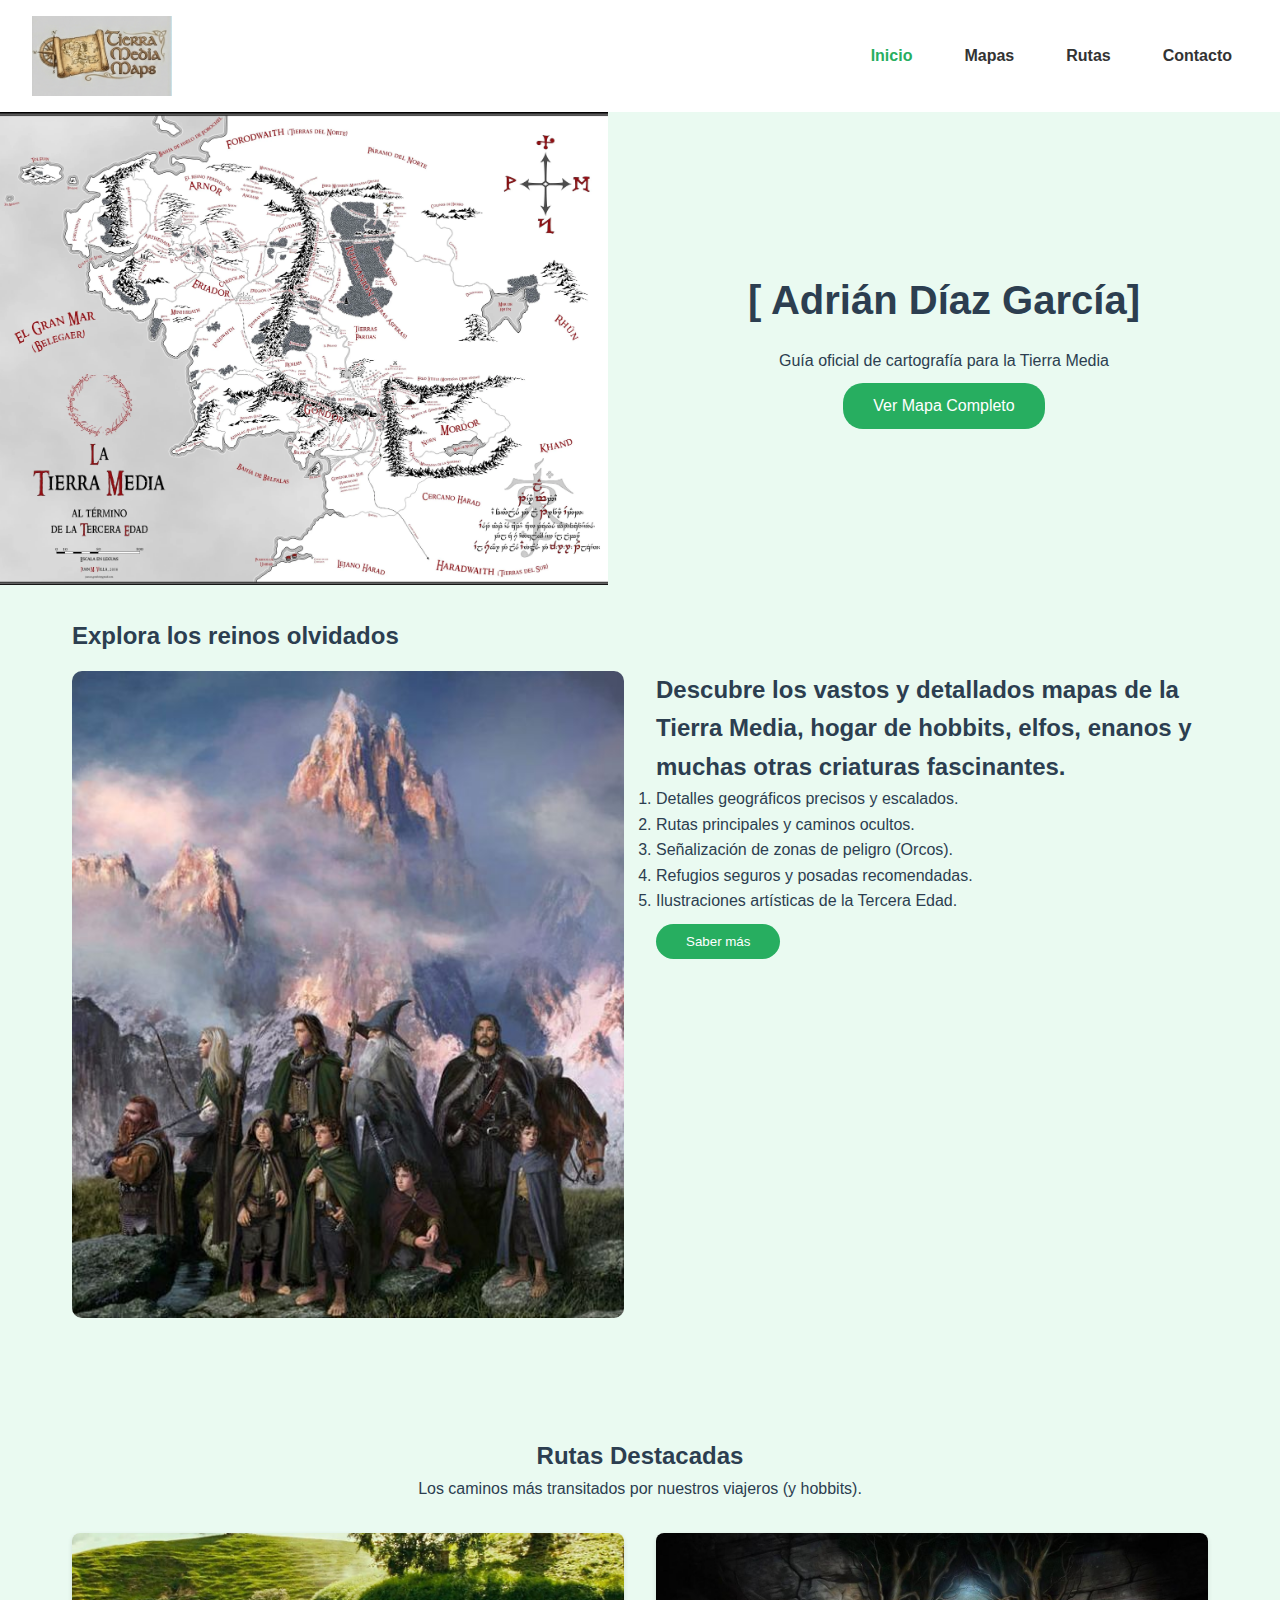
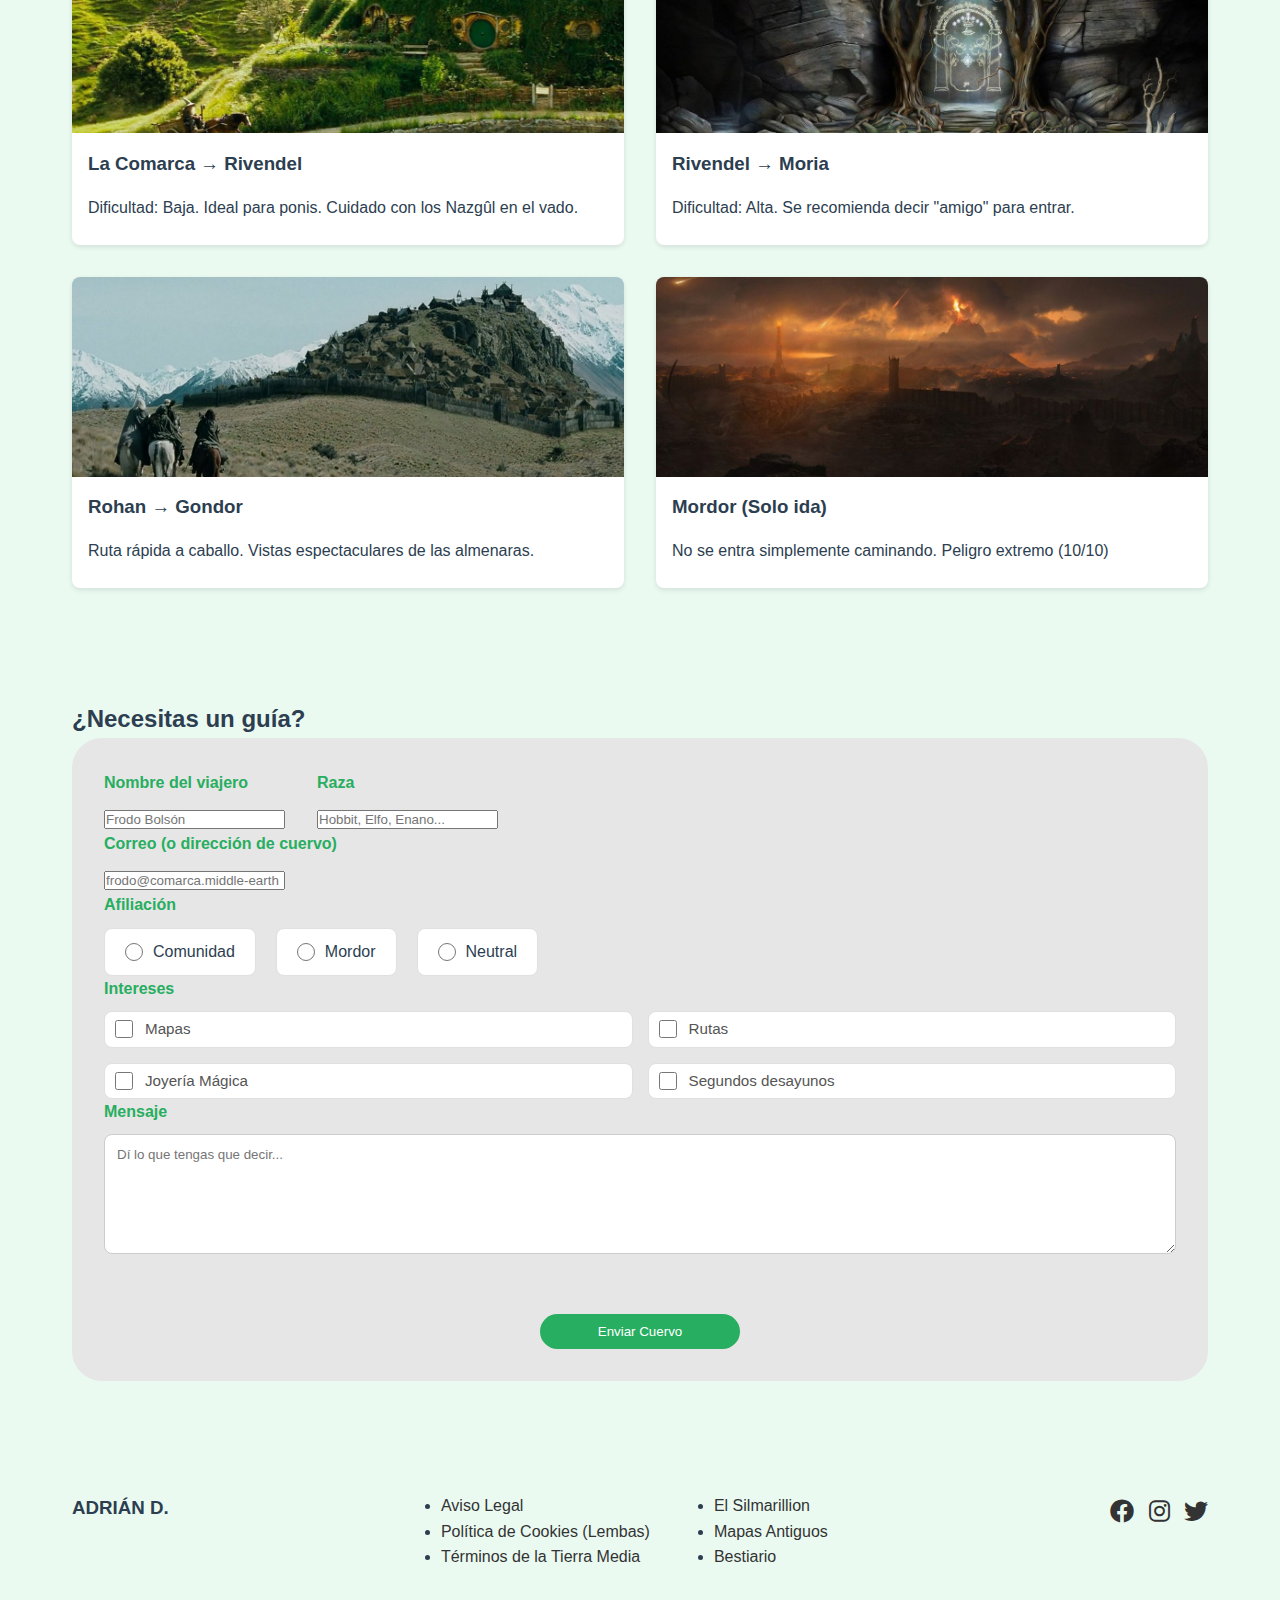
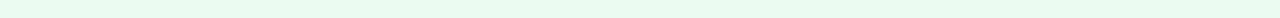
<file: Ejercicio 2/index.html>
<!DOCTYPE html>    <!-- Declaración base de un documento HTML5-->
<html lang="es">   <!-- El idioma principal del contenido es español -->
<head>  <!-- Inicio de la sección de cabecera -->
    <meta charset="UTF-8">  <!-- Codificación de caracteres UTF-8 para soporte internacional -->
    <meta name="viewport" content="width=device-width, initial-scale=1.0">  <!-- Configuración para diseño responsivo -->
    <meta name="description" content="Catálogo cartográfico de la Tierra Media.">  <!-- Descripción raíz de la página web-->
    <meta name="author" content="Adrián Díaz García">  <!-- Autor del documento -->
    <title>Tierra Media Maps | Cartografía Épica</title>  <!-- Título que aparece en la pestaña del navegador -->

    <link rel="stylesheet" href="css/estils.css">  <!-- Enlace a la hoja de estilos externa CSS-->
    
    <link rel="stylesheet" href="https://cdnjs.cloudflare.com/ajax/libs/font-awesome/6.0.0/css/all.min.css"> <!-- Enlace a la biblioteca de iconos Font Awesome para iconos redes sociales -->
    
    <link rel="icon" sizes="16x16 32x32 48x48" type="image/jpeg" href="img/icono-anillo.webp">  <!-- Ícono del sitio web -->
</head>  <!-- Fin de la sección de cabecera -->
<body> <!-- Inicio del cuerpo del documento -->

    <header class="main-header" id="inicio">  <!-- Inicio del encabezado principal -->
        <div class="logo">  <!-- Contenedor del logo -->
            <img src="img/Tierra Media Maps.png" alt="Logo Tierra Media Maps">  <!-- Imagen del logo -->
        </div>  <!-- Cierre del contenedor del logo -->
        <nav> <!-- Navegación principal -->
            <ul>  <!-- Lista desordenada de enlaces de navegación -->
                <li><a href="#inicio" class="active">Inicio</a></li> <!-- Enlace activo a la página de inicio -->
                <li><a href="https://i0.wp.com/elanillounico.com/wp-content/gallery/mapas/Tierra-Media-bicolor-Juan-M.-VillaSD.jpg" 
                       target="_blank"
                       rel="noopener noreferrer"> <!-- Enlace externo a un mapa de la Tierra Media -->
                       Mapas
                    </a>
                </li> <!-- Enlace a la sección de mapas -->
                <li><a href="#rutas">Rutas</a></li>  <!-- Enlace a la sección de rutas -->
                <li><a href="#contacto">Contacto</a></li>  <!-- Enlace a la sección de contacto -->
            </ul>  <!-- Cierre de la lista de navegación -->
        </nav> <!-- Cierre de la navegación principal -->
    </header> <!-- Fin del encabezado principal -->

    <main> <!-- Inicio del contenido principal -->
        <section class="hero">  <!-- Sección destacada (hero) -->
            <div class="hero-image">  <!-- Contenedor de la imagen destacada -->
                <img src="img/Tierra-Media-bicolor.webp" alt="Mapa de la Tierra Media"> <!-- Imagen del mapa de la Tierra Media -->
            </div> <!-- Cierre del contenedor de la imagen destacada -->
            <div class="hero-content"> <!-- Contenedor del contenido destacado -->
                <h1>[ Adrián Díaz García]</h1>
                <p>Guía oficial de cartografía para la Tierra Media</p>
                <a href="img/Tierra-Media-bicolor.webp" 
                    class="btn-primary" 
                    target="_blank" 
                    rel="noopener noreferrer"> 
                    Ver Mapa Completo
                </a> <!-- Botón para ver el mapa completo en una nueva pestaña -->
            </div> <!-- Cierre del contenedor del contenido destacado -->
        </section> <!-- Fin de la sección destacada -->

        <section class="about container"> <!-- Sección "Sobre Nosotros" -->
            <h2>Explora los reinos olvidados</h2>
            <div class="about-grid"> <!-- Contenedor de la cuadrícula de contenido -->
                <div class="about-image">  <!-- Contenedor de la imagen -->
                    <img src="img/comunidad-montañas.jpg" alt="Paisaje de la Tierra Media"> <!-- Imagen representativa de la Tierra Media -->
                </div> <!-- Cierre del contenedor de la imagen -->
                <div class="about-text"> <!-- Contenedor del texto -->

                    <ol>  <!-- Lista ordenada de características -->
                        <h2>Descubre los vastos y detallados mapas de la Tierra Media, hogar de hobbits, elfos, enanos y muchas otras criaturas fascinantes.</h2>
                        <li>Detalles geográficos precisos y escalados.</li> <!-- Elementos de la lista -->
                        <li>Rutas principales y caminos ocultos.</li>
                        <li>Señalización de zonas de peligro (Orcos).</li>
                        <li>Refugios seguros y posadas recomendadas.</li>
                        <li>Ilustraciones artísticas de la Tercera Edad.</li>
                    </ol> <!-- Cierre de la lista ordenada -->
                    <button class="btn-primary">Saber más</button>  <!-- Botón para obtener más información -->
                </div>
            </div>
        </section>

        <section class="offers" id="rutas"> <!-- Sección de ofertas/rutas -->
            <div class="container">
                <h2>Rutas Destacadas</h2>
                <p class="subtitle">Los caminos más transitados por nuestros viajeros (y hobbits).</p>

                <div class="offers-grid">
                    <article class="offer-card"> <!-- Tarjeta de oferta/ruta -->
                        <img src="img/la-comarca-bolsón.jpg" alt="La Comarca"> <!-- Imagen representativa de la ruta -->
                        <h3>La Comarca &#8594; Rivendel</h3> <!-- Título de la ruta -->
                        <p>Dificultad: Baja. Ideal para ponis. Cuidado con los Nazgûl en el vado.</p> <!-- Descripción de la ruta -->
                    </article> <!-- Cierre de la tarjeta de oferta/ruta -->
                    <article class="offer-card">
                        <img src="img/Moria-amigo.jpg" alt="Moria">
                        <h3>Rivendel &#8594; Moria</h3>
                        <p>Dificultad: Alta. Se recomienda decir "amigo" para entrar.</p>
                    </article>
                    <article class="offer-card">
                        <img src="img/edoras-rohan.jpg" alt="Edoras">
                        <h3>Rohan &#8594; Gondor</h3>
                        <p>Ruta rápida a caballo. Vistas espectaculares de las almenaras.</p>
                    </article>
                    <article class="offer-card">
                        <img src="img/mordor-gorgoroth.jpg" alt="Mordor">
                        <h3>Mordor (Solo ida)</h3>
                        <p>No se entra simplemente caminando. Peligro extremo (10/10)</p>
                    </article>
                </div>
            </div>
        </section>
            
        <section class="contact container" id="contacto"> <!-- Sección de contacto -->
            <h2>¿Necesitas un guía?</h2>
            <div class="form-wrapper">
                <form action="#" method="POST"> <!-- Formulario de contacto -->
                    <div class="form-row"> <!-- Fila de formulario para agrupar campos -->
                        <div class="form-group"> <!-- Grupo de formulario para el nombre -->
                            <label for="nom">Nombre del viajero</label>  <!-- Etiqueta para el campo de nombre -->
                            <input type="text" id="nom" name="nom" placeholder="Frodo Bolsón"> <!-- Campo de entrada de texto para el nombre -->
                        </div> <!-- Cierre del grupo de formulario del nombre -->
                        <div class="form-group"> <!-- Grupo de formulario para la raza -->
                            <label for="raza">Raza</label> <!-- Etiqueta para el campo de raza -->
                            <input type="text" id="raza" name="raza" placeholder="Hobbit, Elfo, Enano..."> <!-- Campo de entrada de texto para la raza -->
                        </div>
                    </div>

                    <div class="form-group">
                        <label for="email">Correo (o dirección de cuervo)</label>
                        <input type="email" id="email" name="email" placeholder="frodo@comarca.middle-earth">
                    </div>

                    <div class="form-group"> <!-- Grupo de formulario para la afiliación -->
                        <label>Afiliación</label> <!-- Etiqueta para el campo de afiliación -->
                        <div class="radio-group"> <!-- Contenedor del grupo de botones de opción -->
                            <label><input type="radio" name="bando" value="luz"> Comunidad</label>  <!-- Botón de opción para la Comunidad -->
                            <label><input type="radio" name="bando" value="oscuridad"> Mordor</label> <!-- Botón de opción para Mordor -->
                            <label><input type="radio" name="bando" value="neutral"> Neutral</label> <!-- Botón de opción para Neutral -->
                        </div>
                    </div>

                    <div class="form-group"> <!-- Grupo de formulario para intereses -->
                        <label>Intereses</label> <!-- Etiqueta para el campo de intereses -->
                        <div class="checkbox-group"> <!-- Contenedor del grupo de casillas de verificación -->
                            <label><input type="checkbox" name="interes" value="mapas"> Mapas</label> <!-- Casilla de verificación para Mapas -->
                            <label><input type="checkbox" name="interes" value="rutas"> Rutas</label> 
                            <label><input type="checkbox" name="interes" value="joyas"> Joyería Mágica</label>
                            <label><input type="checkbox" name="interes" value="comida"> Segundos desayunos</label>
                        </div>
                    </div>

                    <div class="form-group"> <!-- Grupo de formulario para el mensaje -->
                        <label for="descripcio">Mensaje</label>
                        <textarea id="descripcio" name="descripcio" rows="4" placeholder="Dí lo que tengas que decir..."></textarea> <!-- Área de texto para el mensaje -->
                    </div>

                    <button type="submit" class="btn-primary btn-wide">Enviar Cuervo</button> <!-- Botón para enviar el formulario -->
                </form> <!-- Cierre del formulario de contacto -->
            </div>
        </section>
    </main> <!-- Fin del contenido principal -->

    <footer> <!-- Inicio del pie de página -->
        <div class="footer-container"> <!-- Contenedor del pie de página -->
            <div class="footer-logo"> <!-- Contenedor del logo del pie de página -->
                <h3>ADRIÁN D.</h3> <!-- Nombre o logo del pie de página -->
            </div> <!-- Cierre del contenedor del logo del pie de página -->
            <div class="footer-links"> <!-- Contenedor de los enlaces del pie de página -->
                <ul> <!-- Lista desordenada de enlaces -->
                    <li><a href="#">Aviso Legal</a></li> <!-- Enlace al aviso legal -->
                    <li><a href="#">Política de Cookies (Lembas)</a></li>
                    <li><a href="#">Términos de la Tierra Media</a></li>
                </ul> <!-- Cierre de la lista de enlaces -->
                <ul>
                    <li><a href="#">El Silmarillion</a></li>
                    <li><a href="#">Mapas Antiguos</a></li>
                    <li><a href="#">Bestiario</a></li>
                </ul>
            </div>
            <div class="footer-social">
                <a href="#" aria-label="Facebook"><i class="fab fa-facebook"></i></a> <!-- Enlace a Facebook con icono -->
                <a href="#" aria-label="Instagram"><i class="fab fa-instagram"></i></a>
                <a href="#" aria-label="Twitter"><i class="fab fa-twitter"></i></a>
            </div>
        </div>
    </footer> <!-- Fin del pie de página -->

</body> <!-- Fin del cuerpo del documento -->
</html> <!-- Fin del documento HTML5 -->
</file>
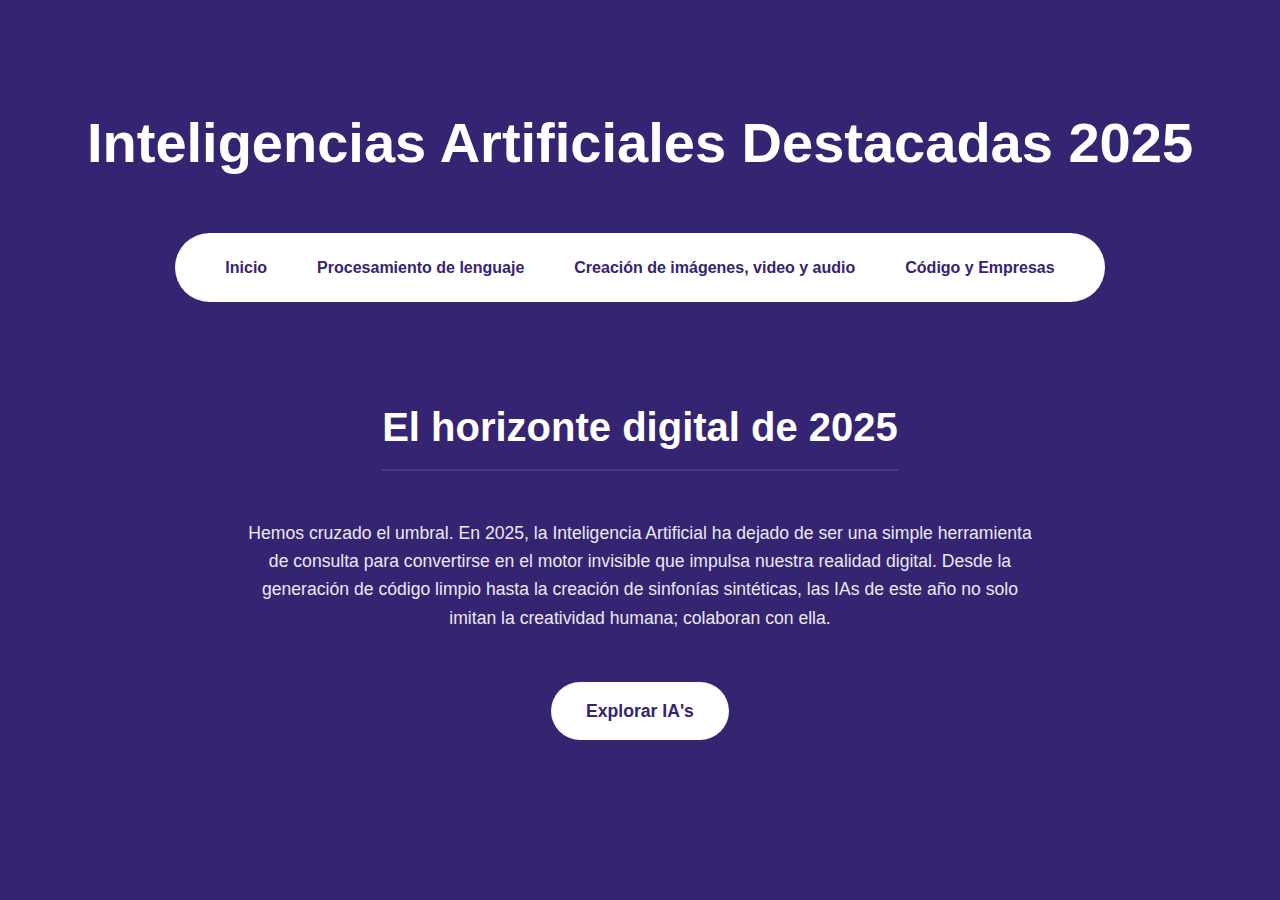
<file: Ejercicio 3/index.html>
<!DOCTYPE html>
<html lang="es">
    <head>
        <meta charset="UTF-8">
        <meta http-equiv="X-UA-Compatible" content="IE=edge">
        <meta name="viewport" content="width=device-width, initial-scale=1.0">
        <meta name="description" content="Explora las inteligencias artificiales más destacadas del 2025, sus características y aplicaciones innovadoras.">
        <meta name="author" content="Adrián Díaz García">
        <title>IA Destacadas 2025</title>

        <link rel="stylesheet" href="css/estilos.css">
        
    </head>
    <body>
        <header>
            <h1>Inteligencias Artificiales Destacadas 2025</h1>
            
            <br>

            <nav class="menu_navegacion">
                <a href="index.html">Inicio</a>
                <a href="IAProcesamiento.html">Procesamiento de lenguaje</a>
                <a href="img_vid_audio.html">Creación de imágenes, video y audio</a>
                <a href="code.html">Código y Empresas</a>
            </nav>
        </header>
        <main>
            <section class="hero-intro">
                <h2>El horizonte digital de 2025</h2>
                <p>
                    Hemos cruzado el umbral. En 2025, la Inteligencia Artificial ha dejado de ser una simple herramienta de consulta para convertirse en el motor invisible que impulsa nuestra realidad digital. 
                    Desde la generación de código limpio hasta la creación de sinfonías sintéticas, las IAs de este año no solo imitan la creatividad humana; colaboran con ella.
                </p>
                <a href="IAProcesamiento.html" class="boton-cta">Explorar IA's</a>
            </section>
        </main>
    </body>
</html>
</file>
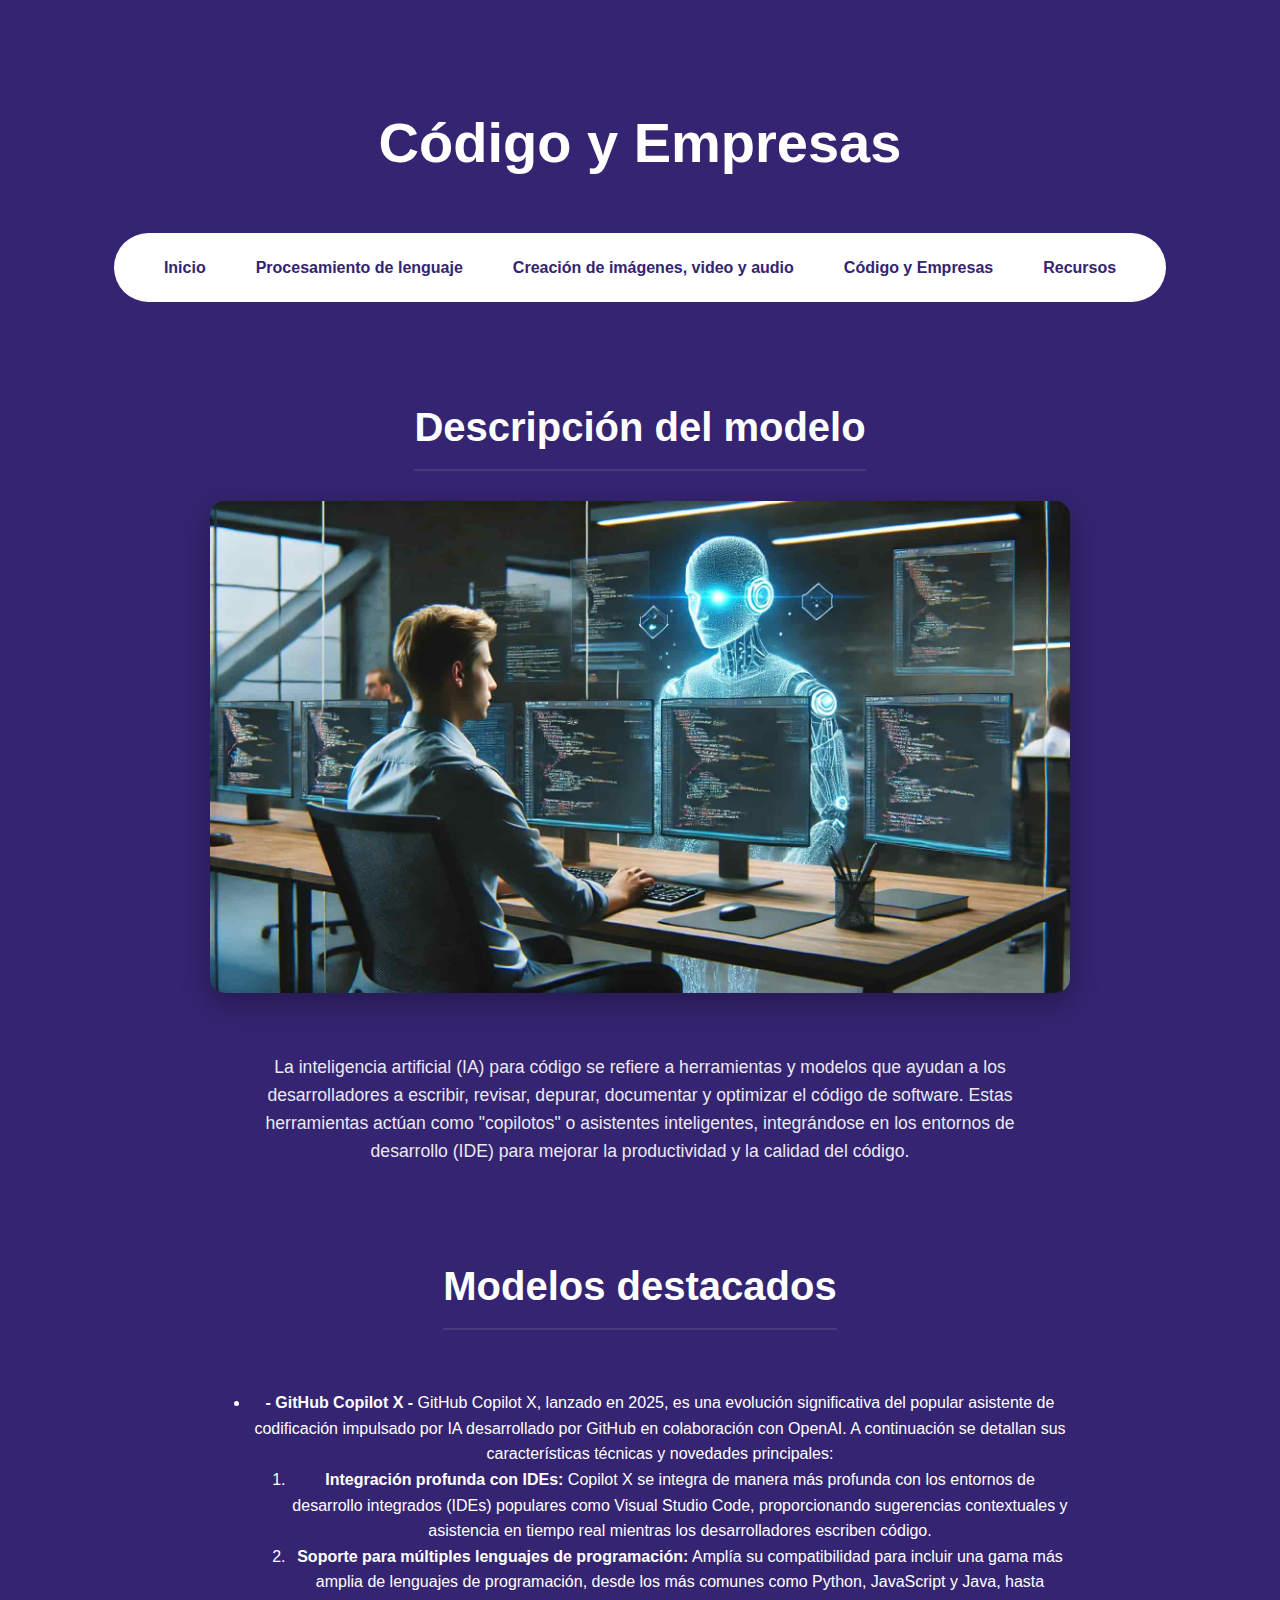
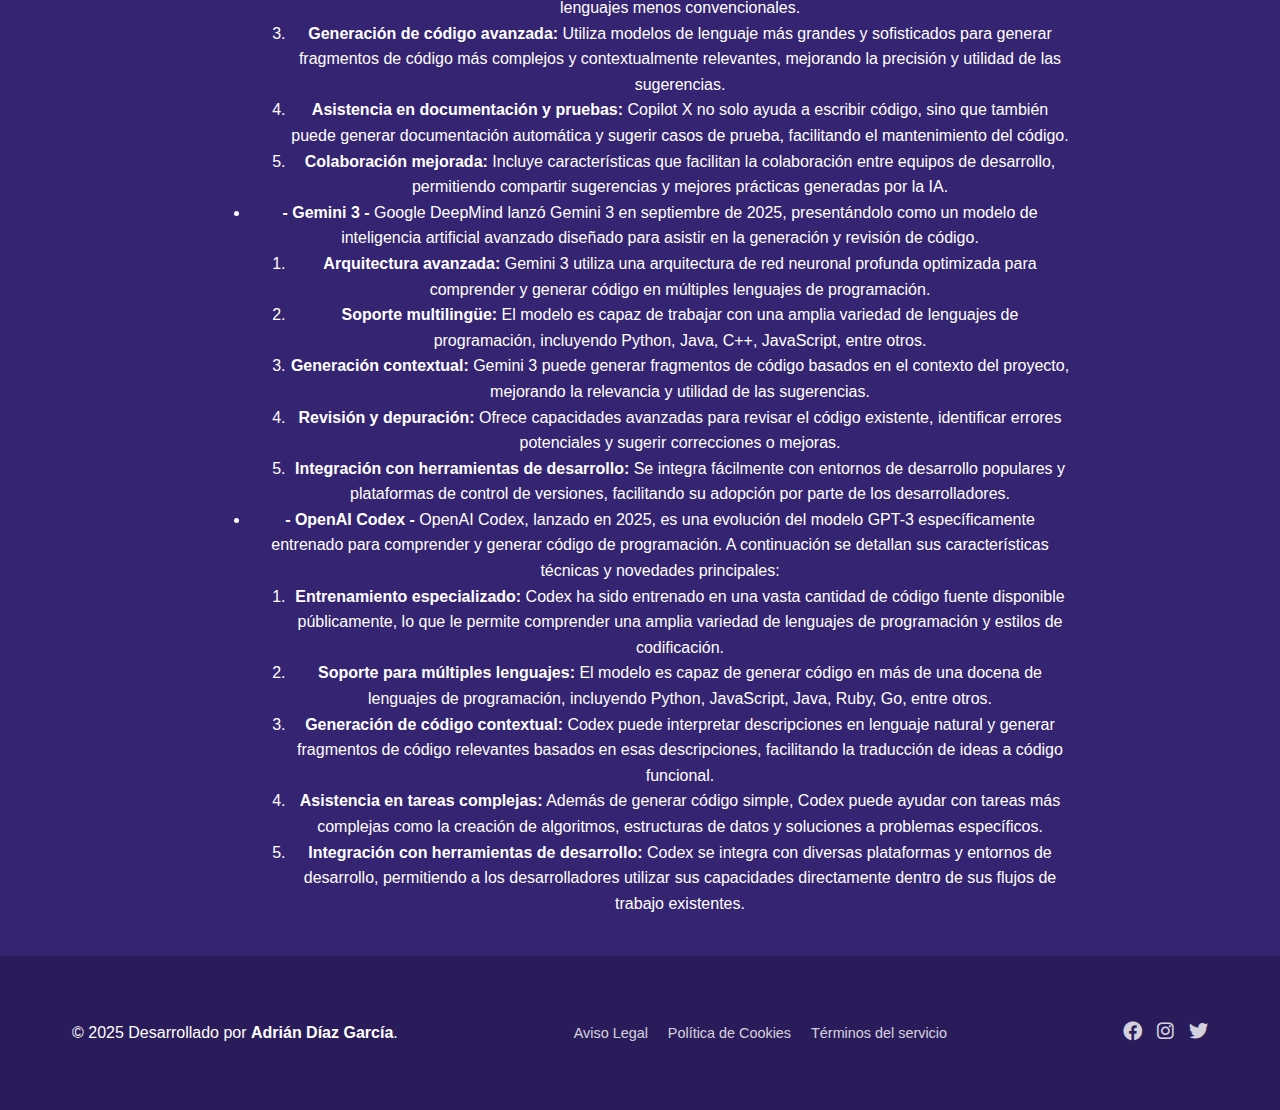
<file: Ejercicio 3/code.html>
<!DOCTYPE html>
<html lang="es">
    <head>
        <meta charset="UTF-8">
        <meta http-equiv="X-UA-Compatible" content="IE=edge">
        <meta name="viewport" content="width=device-width, initial-scale=1.0">
        <meta name="description" content="Explora las inteligencias artificiales más destacadas del 2025, sus características y aplicaciones innovadoras.">
        <meta name="author" content="Adrián Díaz García">
        <title>IA Destacadas 2025</title>

        <link rel="stylesheet" href="css/estilos.css">

        <link rel="stylesheet" href="https://cdnjs.cloudflare.com/ajax/libs/font-awesome/6.0.0/css/all.min.css">
        
    </head>
    <body>
        <header>
            <h1>Código y Empresas</h1>
            
            <br>

            <nav class="menu_navegacion">
                <a href="index.html">Inicio</a>
                <a href="IAProcesamiento.html">Procesamiento de lenguaje</a>
                <a href="img_vid_audio.html">Creación de imágenes, video y audio</a>
                <a href="code.html">Código y Empresas</a>
                <a href="recursos.html">Recursos</a>
            </nav>
        </header>
        <main>
            <section class="hero-intro">
                <h2>Descripción del modelo</h2>
                <div class="hero-image">
                    <img src="img/ia-para-codigo.jpg" alt="Robot IA procesando cógido" class="hero-image">
                </div>
                <p>
                    La inteligencia artificial (IA) para código se refiere a herramientas y modelos que ayudan a los desarrolladores a escribir, revisar, depurar, documentar y optimizar el código de software. 
                    Estas herramientas actúan como "copilotos" o asistentes inteligentes, integrándose en los entornos de desarrollo (IDE) para mejorar la productividad y la calidad del código. 
                </p>
                <br>
                <h2>Modelos destacados</h2>
                <p>
                    <ul>
                        <li><strong>- GitHub Copilot X -</strong> GitHub Copilot X, lanzado en 2025, es una evolución significativa del popular asistente de codificación impulsado por IA desarrollado por GitHub en colaboración con OpenAI. 
                            A continuación se detallan sus características técnicas y novedades principales:</li>
                            <ol>
                                <li><strong>Integración profunda con IDEs:</strong> Copilot X se integra de manera más profunda con los entornos de desarrollo integrados (IDEs) populares como Visual Studio Code, 
                                    proporcionando sugerencias contextuales y asistencia en tiempo real mientras los desarrolladores escriben código.</li>
                                <li><strong>Soporte para múltiples lenguajes de programación:</strong> Amplía su compatibilidad para incluir una gama más amplia de lenguajes de programación, 
                                    desde los más comunes como Python, JavaScript y Java, hasta lenguajes menos convencionales.</li>
                                <li><strong>Generación de código avanzada:</strong> Utiliza modelos de lenguaje más grandes y sofisticados para generar fragmentos de código más complejos y contextualmente relevantes, 
                                    mejorando la precisión y utilidad de las sugerencias.</li>
                                <li><strong>Asistencia en documentación y pruebas:</strong> Copilot X no solo ayuda a escribir código, sino que también puede generar documentación automática y sugerir casos de prueba, 
                                    facilitando el mantenimiento del código.</li>
                                <li><strong>Colaboración mejorada:</strong> Incluye características que facilitan la colaboración entre equipos de desarrollo, permitiendo compartir sugerencias y mejores prácticas generadas por la IA.</li>
                            </ol>
                        <li><strong>- Gemini 3 -</strong> Google DeepMind lanzó Gemini 3 en septiembre de 2025, presentándolo como un modelo de inteligencia artificial avanzado diseñado para asistir en la generación y revisión de código.</li>
                            <ol>
                                <li><strong>Arquitectura avanzada:</strong> Gemini 3 utiliza una arquitectura de red neuronal profunda optimizada para comprender y generar código en múltiples lenguajes de programación.</li>
                                <li><strong>Soporte multilingüe:</strong> El modelo es capaz de trabajar con una amplia variedad de lenguajes de programación, incluyendo Python, Java, C++, JavaScript, entre otros.</li>
                                <li><strong>Generación contextual:</strong> Gemini 3 puede generar fragmentos de código basados en el contexto del proyecto, mejorando la relevancia y utilidad de las sugerencias.</li>
                                <li><strong>Revisión y depuración:</strong> Ofrece capacidades avanzadas para revisar el código existente, identificar errores potenciales y sugerir correcciones o mejoras.</li>
                                <li><strong>Integración con herramientas de desarrollo:</strong> Se integra fácilmente con entornos de desarrollo populares y plataformas de control de versiones, facilitando su adopción por parte de los desarrolladores.</li>
                            </ol>
                        <li><strong>- OpenAI Codex -</strong> OpenAI Codex, lanzado en 2025, es una evolución del modelo GPT-3 específicamente entrenado para comprender y generar código de programación. A continuación se detallan sus características técnicas y novedades principales:</li>
                            <ol>
                                <li><strong>Entrenamiento especializado:</strong> Codex ha sido entrenado en una vasta cantidad de código fuente disponible públicamente, lo que le permite comprender una amplia variedad de lenguajes de programación y estilos de codificación.</li>
                                <li><strong>Soporte para múltiples lenguajes:</strong> El modelo es capaz de generar código en más de una docena de lenguajes de programación, incluyendo Python, JavaScript, Java, Ruby, Go, entre otros.</li>
                                <li><strong>Generación de código contextual:</strong> Codex puede interpretar descripciones en lenguaje natural y generar fragmentos de código relevantes basados en esas descripciones, facilitando la traducción de ideas a código funcional.</li>
                                <li><strong>Asistencia en tareas complejas:</strong> Además de generar código simple, Codex puede ayudar con tareas más complejas como la creación de algoritmos, estructuras de datos y soluciones a problemas específicos.</li>
                                <li><strong>Integración con herramientas de desarrollo:</strong> Codex se integra con diversas plataformas y entornos de desarrollo, permitiendo a los desarrolladores utilizar sus capacidades directamente dentro de sus flujos de trabajo existentes.</li>
                            </ol>
                    </ul>
                </p>
            </section>
        </main>
        <footer> <!-- Inicio del pie de página -->
        <div class="footer-container"> <!-- Contenedor del pie de página -->
            <div class="footer-logo"> <!-- Contenedor del logo del pie de página -->
                <p> 
                    &copy; 2025 Desarrollado por <strong>Adrián Díaz García</strong>. <!-- Información de derechos de autor, símbolo de copyright y marcación de fuente en negrita -->
                </p>
            </div> <!-- Cierre del contenedor del logo del pie de página -->
            <div class="footer-links"> <!-- Contenedor de los enlaces del pie de página -->
                <ul> <!-- Lista desordenada de enlaces -->
                    <li><a href="#">Aviso Legal</a></li> <!-- Enlace al aviso legal -->
                    <li><a href="#">Política de Cookies</a></li>
                    <li><a href="#">Términos del servicio </a></li>
                </ul> <!-- Cierre de la lista de enlaces -->
            </div>
            <div class="footer-social">
                <a href="#" aria-label="Facebook"><i class="fab fa-facebook"></i></a> <!-- Enlace a Facebook con icono -->
                <a href="#" aria-label="Instagram"><i class="fab fa-instagram"></i></a>
                <a href="#" aria-label="Twitter"><i class="fab fa-twitter"></i></a>
            </div>
        </div>
    </footer> <!-- Fin del pie de página -->
    </body>
</html>
</file>
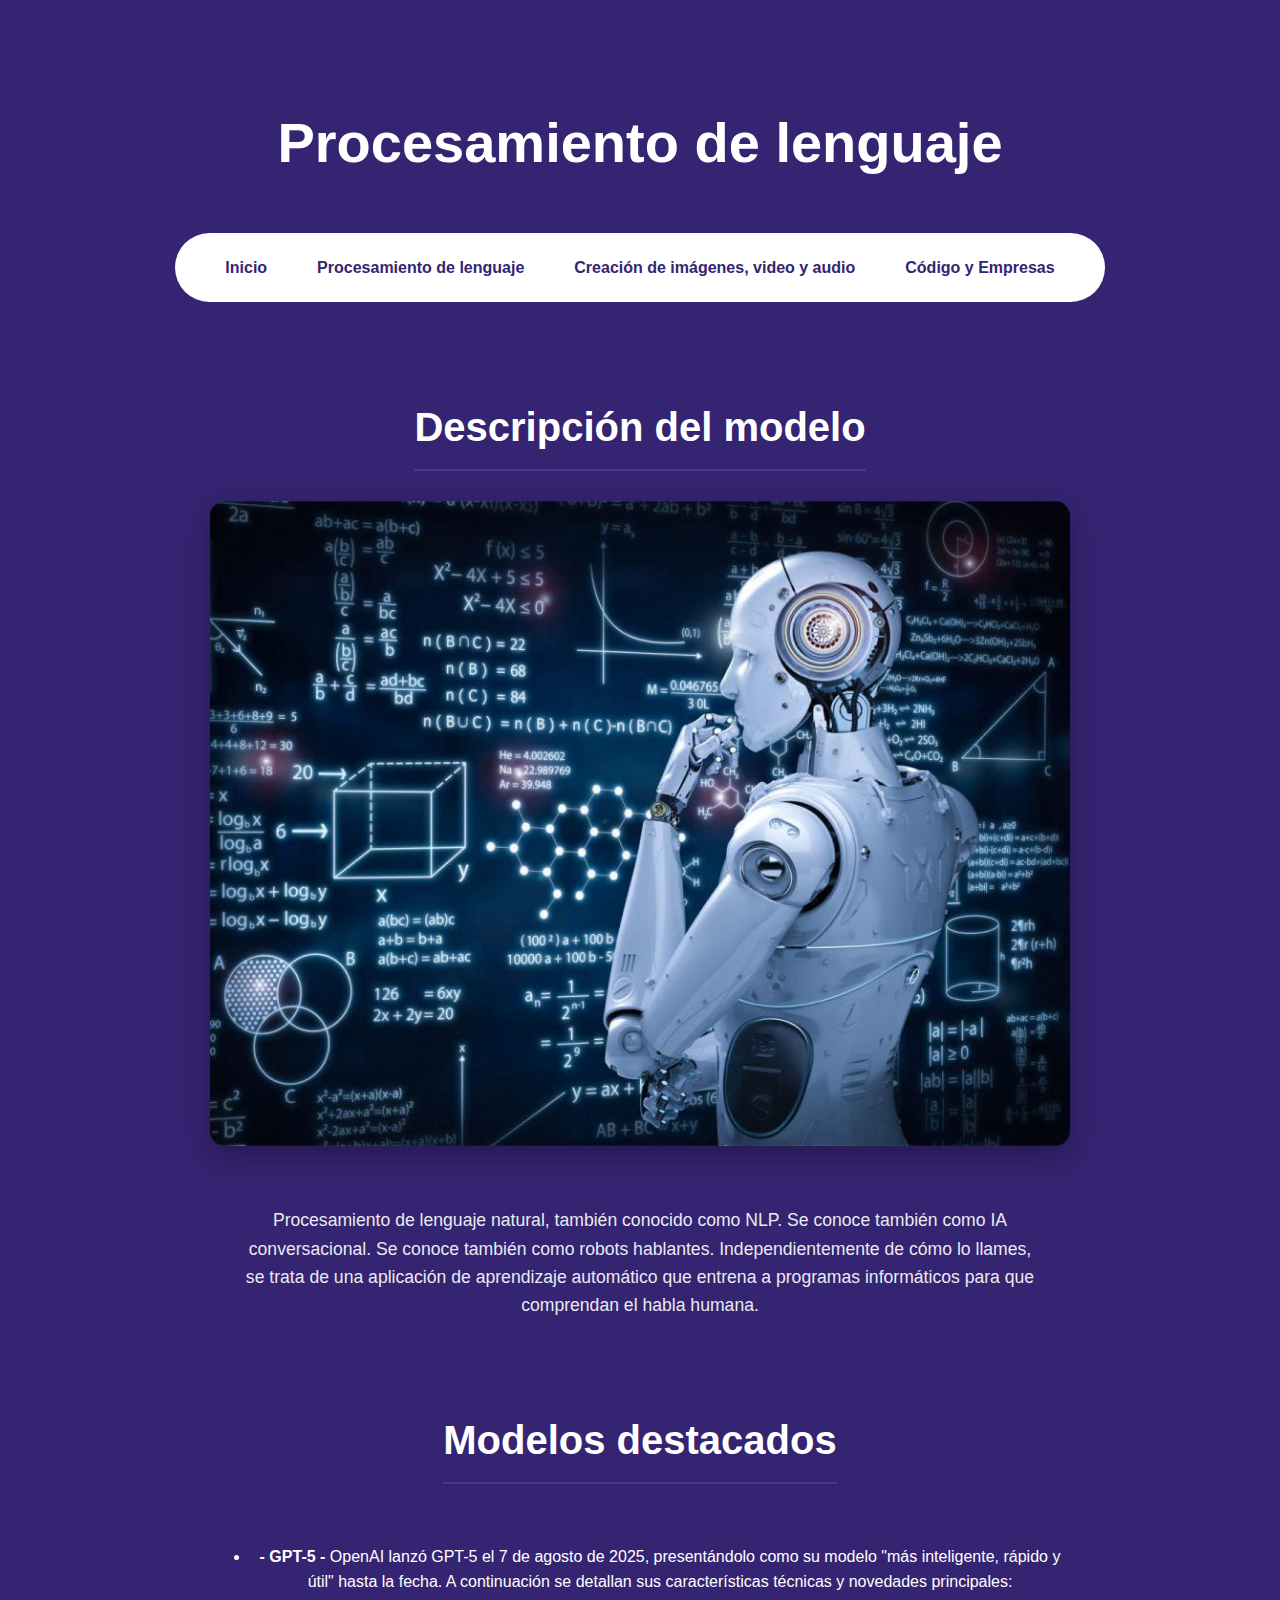
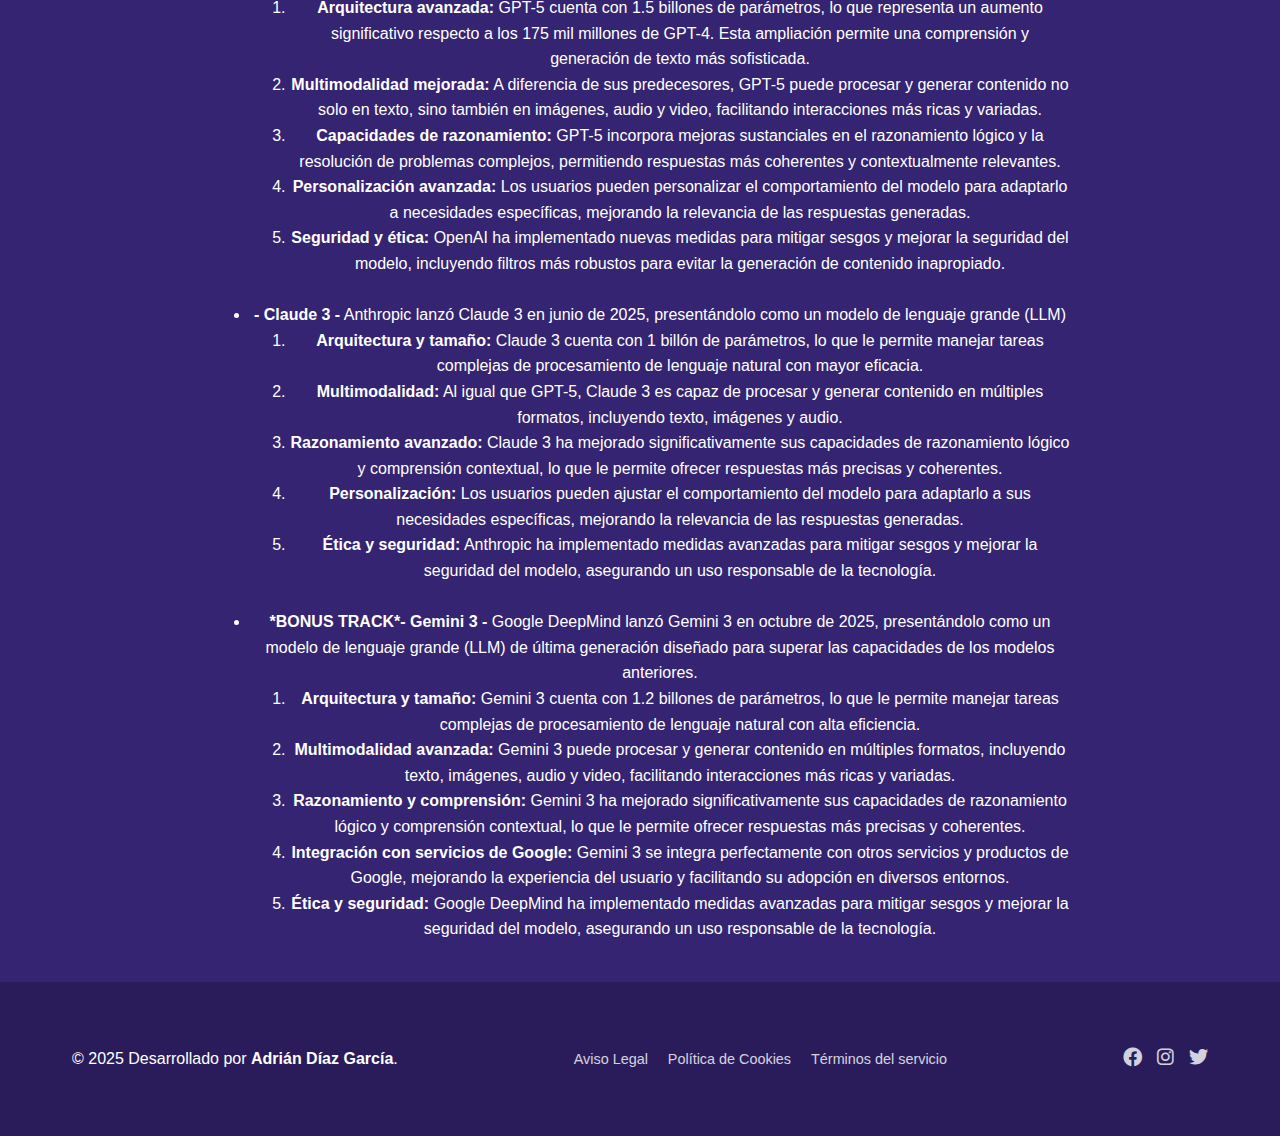
<file: Ejercicio 3/IAProcesamiento.html>
<!DOCTYPE html>
<html lang="es">
    <head>
        <meta charset="UTF-8">
        <meta http-equiv="X-UA-Compatible" content="IE=edge">
        <meta name="viewport" content="width=device-width, initial-scale=1.0">
        <meta name="description" content="Explora las inteligencias artificiales más destacadas del 2025, sus características y aplicaciones innovadoras.">
        <meta name="author" content="Adrián Díaz García">
        <title>IA Destacadas 2025</title>

        <link rel="stylesheet" href="css/estilos.css">

        <link rel="stylesheet" href="https://cdnjs.cloudflare.com/ajax/libs/font-awesome/6.0.0/css/all.min.css">
        
    </head>
    <body>
        <header>
            <h1>Procesamiento de lenguaje</h1>
            
            <br>

            <nav class="menu_navegacion">
                <a href="index.html">Inicio</a>
                <a href="IAProcesamiento.html">Procesamiento de lenguaje</a>
                <a href="img_vid_audio.html">Creación de imágenes, video y audio</a>
                <a href="code.html">Código y Empresas</a>
            </nav>
        </header>
        <main>
            <section class="hero-intro">
                <h2>Descripción del modelo</h2>
                <div class="hero-image">
                    <img src="img/ia-datos.jpg" alt="Robot IA procesando lenguaje" class="hero-image">
                </div>
                <p>
                    Procesamiento de lenguaje natural, también conocido como NLP. Se conoce también como IA conversacional. 
                    Se conoce también como robots hablantes. Independientemente de cómo lo llames, se trata de una aplicación de aprendizaje automático 
                    que entrena a programas informáticos para que comprendan el habla humana.  
                </p>
                <br>
                <h2>Modelos destacados</h2>
                <p>
                    <ul>
                        <li><strong>- GPT-5 -</strong> OpenAI lanzó GPT-5 el 7 de agosto de 2025, presentándolo como su modelo "más inteligente, rápido y útil" hasta la fecha. 
                            A continuación se detallan sus características técnicas y novedades principales:</li>
                            <ol>
                                <li><strong>Arquitectura avanzada:</strong> GPT-5 cuenta con 1.5 billones de parámetros, lo que representa un aumento significativo respecto a los 175 mil millones de GPT-4. 
                                    Esta ampliación permite una comprensión y generación de texto más sofisticada.</li>
                                <li><strong>Multimodalidad mejorada:</strong> A diferencia de sus predecesores, GPT-5 puede procesar y generar contenido no solo en texto, sino también en imágenes, audio y video, 
                                    facilitando interacciones más ricas y variadas.</li>
                                <li><strong>Capacidades de razonamiento:</strong> GPT-5 incorpora mejoras sustanciales en el razonamiento lógico y la resolución de problemas complejos, 
                                    permitiendo respuestas más coherentes y contextualmente relevantes.</li>
                                <li><strong>Personalización avanzada:</strong> Los usuarios pueden personalizar el comportamiento del modelo para adaptarlo a necesidades específicas, 
                                    mejorando la relevancia de las respuestas generadas.</li>
                                <li><strong>Seguridad y ética:</strong> OpenAI ha implementado nuevas medidas para mitigar sesgos y mejorar la seguridad del modelo, 
                                    incluyendo filtros más robustos para evitar la generación de contenido inapropiado.</li>
                            </ol>
                        <br>
                        <li><strong>- Claude 3 -</strong> Anthropic lanzó Claude 3 en junio de 2025, presentándolo como un modelo de lenguaje grande (LLM)</li>
                            <ol>
                                <li><strong>Arquitectura y tamaño:</strong> Claude 3 cuenta con 1 billón de parámetros, lo que le permite manejar tareas complejas de procesamiento de lenguaje natural con mayor eficacia.</li>
                                <li><strong>Multimodalidad:</strong> Al igual que GPT-5, Claude 3 es capaz de procesar y generar contenido en múltiples formatos, incluyendo texto, imágenes y audio.</li>
                                <li><strong>Razonamiento avanzado:</strong> Claude 3 ha mejorado significativamente sus capacidades de razonamiento lógico y comprensión contextual, 
                                    lo que le permite ofrecer respuestas más precisas y coherentes.</li>
                                <li><strong>Personalización:</strong> Los usuarios pueden ajustar el comportamiento del modelo para adaptarlo a sus necesidades específicas, 
                                    mejorando la relevancia de las respuestas generadas.</li>
                                <li><strong>Ética y seguridad:</strong> Anthropic ha implementado medidas avanzadas para mitigar sesgos y mejorar la seguridad del modelo, 
                                    asegurando un uso responsable de la tecnología.</li>
                            </ol>
                        <br>
                        <li><strong>*BONUS TRACK*- Gemini 3 -</strong> Google DeepMind lanzó Gemini 3 en octubre de 2025, presentándolo como un modelo de lenguaje grande (LLM) de última generación 
                            diseñado para superar las capacidades de los modelos anteriores.</li>
                           <ol>
                                <li><strong>Arquitectura y tamaño:</strong> Gemini 3 cuenta con 1.2 billones de parámetros, lo que le permite manejar tareas complejas de procesamiento de lenguaje natural con alta eficiencia.</li>
                                <li><strong>Multimodalidad avanzada:</strong> Gemini 3 puede procesar y generar contenido en múltiples formatos, incluyendo texto, imágenes, audio y video, 
                                    facilitando interacciones más ricas y variadas.</li>
                                <li><strong>Razonamiento y comprensión:</strong> Gemini 3 ha mejorado significativamente sus capacidades de razonamiento lógico y comprensión contextual,
                                    lo que le permite ofrecer respuestas más precisas y coherentes.</li>
                                    <li><strong>Integración con servicios de Google:</strong> Gemini 3 se integra perfectamente con otros servicios y
                                        productos de Google, mejorando la experiencia del usuario y facilitando su adopción en diversos entornos.</li>
                                <li><strong>Ética y seguridad:</strong> Google DeepMind ha implementado medidas avanzadas para mitigar sesgos y mejorar la seguridad del modelo,
                                    asegurando un uso responsable de la tecnología.</li>
                            </ol>
                    </ul>
                </p> 
            </section>
        </main>
        <footer> <!-- Inicio del pie de página -->
        <div class="footer-container"> <!-- Contenedor del pie de página -->
            <div class="footer-logo"> <!-- Contenedor del logo del pie de página -->
                <p> 
                    &copy; 2025 Desarrollado por <strong>Adrián Díaz García</strong>. <!-- Información de derechos de autor, símbolo de copyright y marcación de fuente en negrita -->
                </p>
            </div> <!-- Cierre del contenedor del logo del pie de página -->
            <div class="footer-links"> <!-- Contenedor de los enlaces del pie de página -->
                <ul> <!-- Lista desordenada de enlaces -->
                    <li><a href="#">Aviso Legal</a></li> <!-- Enlace al aviso legal -->
                    <li><a href="#">Política de Cookies</a></li>
                    <li><a href="#">Términos del servicio </a></li>
                </ul> <!-- Cierre de la lista de enlaces -->
            </div>
            <div class="footer-social">
                <a href="#" aria-label="Facebook"><i class="fab fa-facebook"></i></a> <!-- Enlace a Facebook con icono -->
                <a href="#" aria-label="Instagram"><i class="fab fa-instagram"></i></a>
                <a href="#" aria-label="Twitter"><i class="fab fa-twitter"></i></a>
            </div>
        </div>
    </footer> <!-- Fin del pie de página -->
    </body>
</html>
</file>
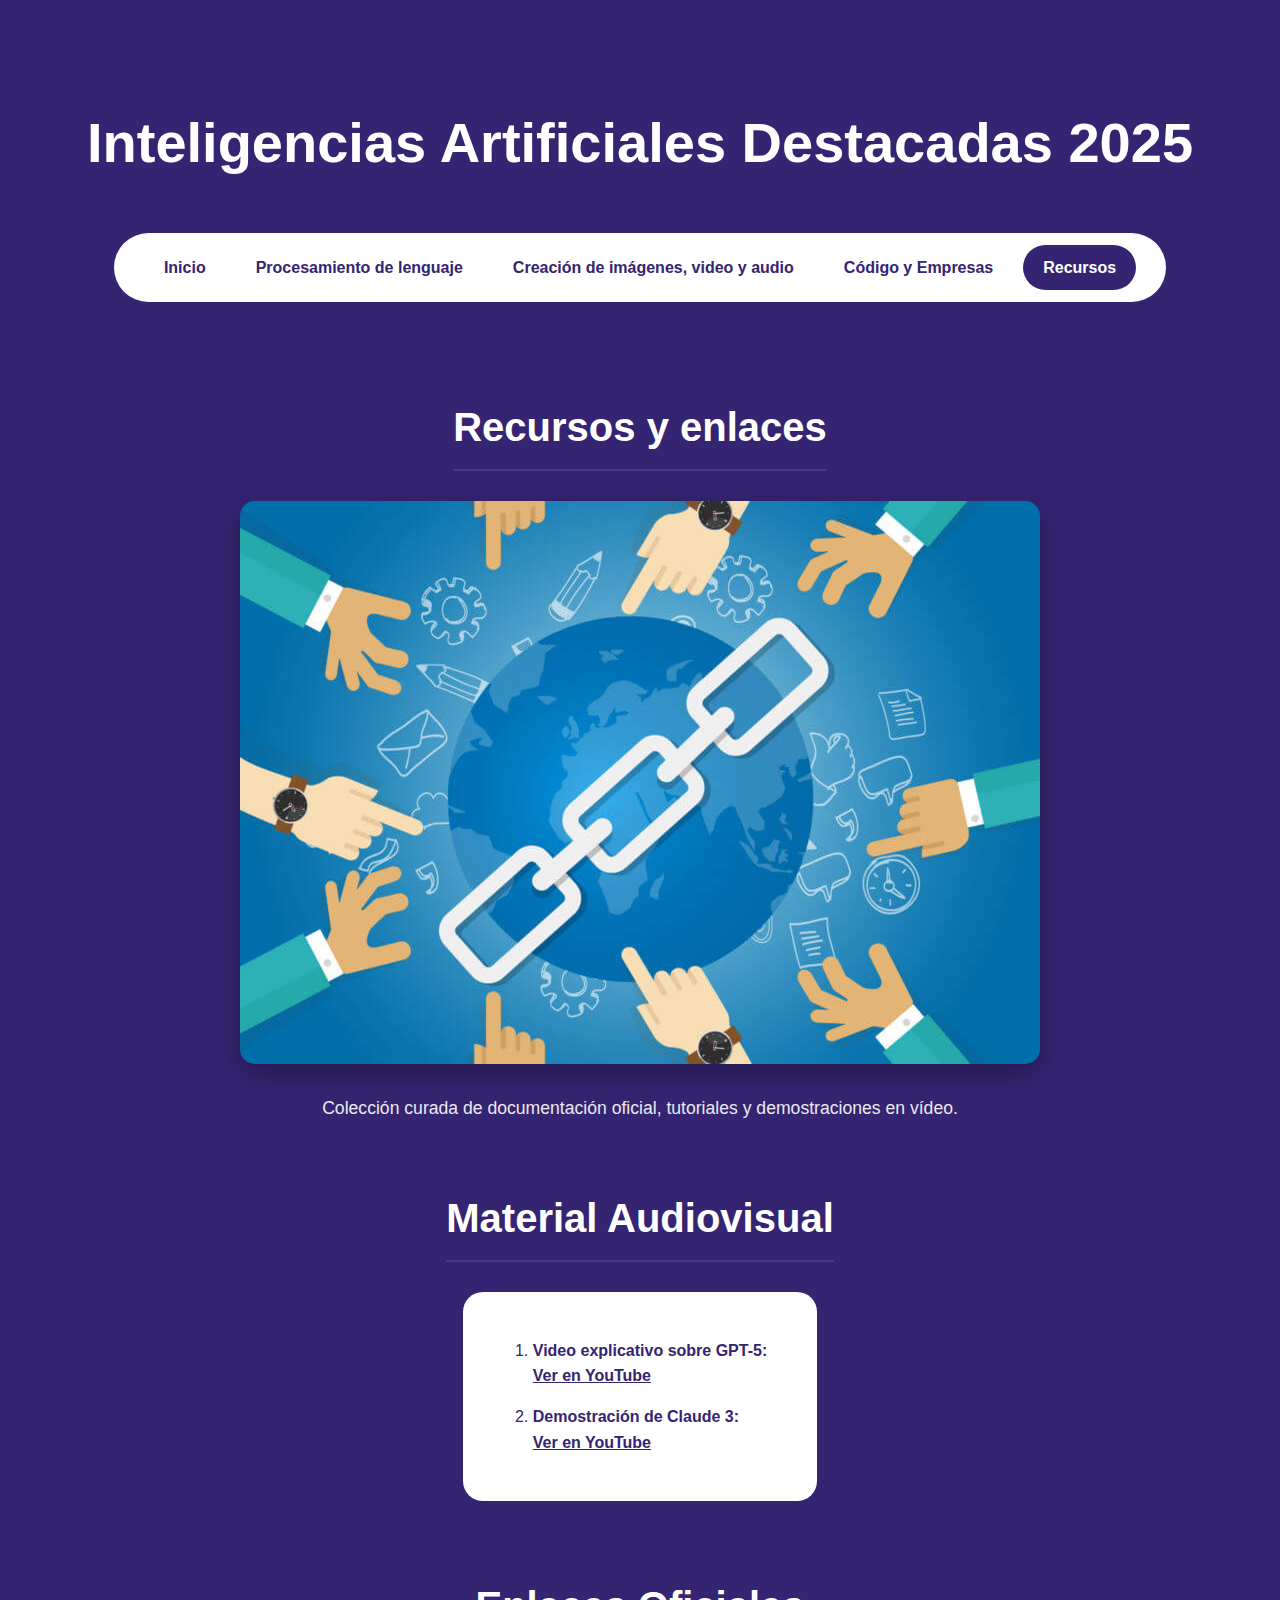
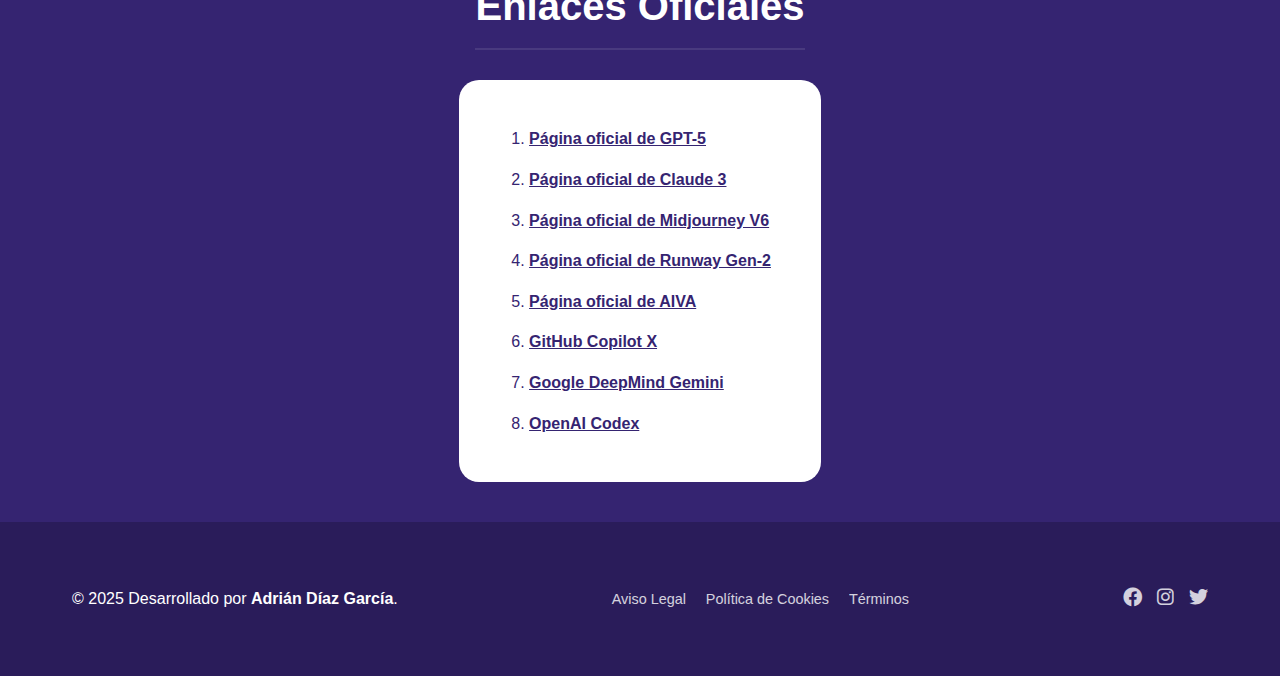
<file: Ejercicio 3/recursos.html>
<!DOCTYPE html>
<html lang="es">
    <head>
        <meta charset="UTF-8">
        <meta name="viewport" content="width=device-width, initial-scale=1.0">
        <meta name="author" content="Adrián Díaz García">
        <title>Recursos - IA 2025</title>
        <link rel="stylesheet" href="css/estilos.css">
        <link rel="stylesheet" href="https://cdnjs.cloudflare.com/ajax/libs/font-awesome/6.0.0/css/all.min.css">
    </head>
    <body>
        <header>
            <h1>Inteligencias Artificiales Destacadas 2025</h1>
            <br>
            <nav class="menu_navegacion">
                <a href="index.html">Inicio</a>
                <a href="IAProcesamiento.html">Procesamiento de lenguaje</a>
                <a href="img_vid_audio.html">Creación de imágenes, video y audio</a>
                <a href="code.html">Código y Empresas</a>
                <a href="recursos.html" class="active">Recursos</a>
            </nav>
        </header>
        <main>
            <section class="hero-intro">
                <h2>Recursos y enlaces</h2>
                <div class="hero-image">
                    <img src="img/ia-enlaces.jpg" alt="Enlaces de interes">
                </div>
                <p>
                    Colección curada de documentación oficial, tutoriales y demostraciones en vídeo.
                </p>
                
                <h2>Material Audiovisual</h2>
                <div class="videos-list">
                    <ol>
                        <li>
                            <strong>Video explicativo sobre GPT-5:</strong><br>
                            <a href="https://www.youtube.com/watch?v=example1" target="_blank">Ver en YouTube</a>
                        </li>
                        <li>
                            <strong>Demostración de Claude 3:</strong><br>
                            <a href="https://www.youtube.com/watch?v=example2" target="_blank">Ver en YouTube</a>
                        </li>
                        </ol>
                </div>

                <h2>Enlaces Oficiales</h2>
                <div class="link-list">
                    <ol>
                        <li><a href="https://openai.com/gpt-5" target="_blank">Página oficial de GPT-5</a></li>
                        <li><a href="https://www.anthropic.com/claude-3" target="_blank">Página oficial de Claude 3</a></li>
                        <li><a href="https://midjourney.com/" target="_blank">Página oficial de Midjourney V6</a></li>
                        <li><a href="https://runwayml.com/gen-2" target="_blank">Página oficial de Runway Gen-2</a></li>
                        <li><a href="https://www.aiva.ai/" target="_blank">Página oficial de AIVA</a></li>
                        <li><a href="https://www.github.com/features/copilot-x" target="_blank">GitHub Copilot X</a></li>
                        <li><a href="https://deepmind.google/technologies/gemini/" target="_blank">Google DeepMind Gemini</a></li>
                        <li><a href="https://openai.com/index/openai-codex/" target="_blank">OpenAI Codex</a></li>
                    </ol>
                </div>
            </section>
        </main>
        <footer>
            <div class="footer-container">
                <div class="footer-logo">
                    <p>&copy; 2025 Desarrollado por <strong>Adrián Díaz García</strong>.</p>
                </div>
                <div class="footer-links">
                    <ul>
                        <li><a href="#">Aviso Legal</a></li>
                        <li><a href="#">Política de Cookies</a></li>
                        <li><a href="#">Términos</a></li>
                    </ul>
                </div>
                <div class="footer-social">
                    <a href="#" aria-label="Facebook"><i class="fab fa-facebook"></i></a>
                    <a href="#" aria-label="Instagram"><i class="fab fa-instagram"></i></a>
                    <a href="#" aria-label="Twitter"><i class="fab fa-twitter"></i></a>
                </div>
            </div>
        </footer>
    </body>
</html>
</file>
<file: Ejercicio 2/css/estils.css>
html { 
    scroll-behavior: smooth; 
} /* Suaviza el desplazamiento al hacer clic en enlaces internos */
:root {

    --color-primary: #27ae60; /* Verde Tierra Media */   
    --color-bg-light: #eafaf1; /* Verde muy claro */    
    --color-bg-grey: #e6e6e6;  /* Gris claro */
    --color-text: #2c3e50;  /* Gris oscuro para texto */
    --font-main: Arial, sans-serif;  /* Fuente principal */
} /* Variables CSS para colores y fuentes */
.logo img {

    height: 80px; /* Altura fija del logo */ 
    width: auto; /* Ancho automático para mantener proporciones */   
    display: block; /* Elimina espacio debajo de la imagen */ 
} /* Estilo del logo en el encabezado */
* { 
    margin: 0; padding:0; box-sizing: border-box; 
} /* Reseteo básico de márgenes y paddings */
body {
    font-family: var(--font-main); /* Fuente principal del sitio */
    background-color: var(--color-bg-light); /* Color de fondo claro */
    color: var(--color-text); /* Color de texto oscuro */
    line-height: 1.6; /* Espaciado entre líneas para mejorar legibilidad */
} /* Estilo general del cuerpo del documento */
.container { 
    max-width: 1200px; /* Ancho máximo del contenedor */ 
    margin: 0 auto; /* Centrado horizontal */ 
    padding: 2rem; /* Espaciado interno */ 
} /* Contenedor principal centrado */
.btn-primary { 
    background-color: var(--color-primary); /* Color de fondo verde */ 
    color: white; 
    border: none; /* Sin borde */
    padding: 10px 30px; /* Relleno interno */
    border-radius: 20px;  /* Bordes redondeados */
    cursor: pointer; /* Cambia el cursor al pasar por encima */
    margin-top: 10px; /* Espacio superior */
    
    display: inline-block; /* Permite aplicar márgenes y paddings */  
    text-decoration: none; /* Sin subrayado */  
    text-align: center; /* Centrado del texto */    
} /* Estilo de los botones primarios */
.main-header { 
    display: flex; /* Usamos flexbox para el diseño */
    justify-content: space-between; /* Espacio entre elementos */
    align-items: center; /* Alineación vertical centrada */
    padding: 1rem 2rem; 
    background: white;
} /* Estilo del encabezado principal */
.main-header nav ul { 
    display: flex; 
    list-style: none; /* Sin viñetas */
    gap: 20px; /* Espacio entre los elementos de la lista */
} /* Estilo de la lista de navegación */
.main-header nav a { 
    text-decoration: none; 
    color: #333; 
    font-weight: bold; /* Negrita para los enlaces */
    padding: 8px 16px;
    border-radius: 20px;
    transition: all 0.3s ease; /* Transición suave para efectos */
} /* Estilo de los enlaces de navegación */
.main-header nav a:hover { 
    background-color: var(--color-bg-light); /* Fondo claro al pasar el ratón */
    color: var(--color-primary); /* Color verde al pasar el ratón */
} /* Efecto de cambio de color e iluminació en los enlaces de navegación */
.main-header nav a.active {
    color: var(--color-primary); /* Color verde para el enlace activo */
} /* Estilo del enlace activo en la navegación */
.hero { 
    display: flex; 
    min-height: 400px; /* Altura mínima de la sección hero */
} /* Estilo de la sección hero */
.hero-image, .hero-content { 
    flex: 1; 
} /* División equitativa entre imagen y contenido */
.hero-image img { 
    width: 100%; /* Ancho completo de la imagen */
    height: 100%;  /* Altura completa de la imagen */
    object-fit: cover; /* Cubre todo el contenedor sin distorsionar */
} /* Estilo de la imagen hero */
.hero-content { 
    background-color: 
    var(--color-bg-light); 
    display: flex; 
    flex-direction: column; 
    justify-content: center; 
    align-items: center; /* Centrado horizontal */
    text-align: center; padding: 2rem; 
} /* Estilo del contenido hero */
.hero-content h1 {
    font-size: 2.5rem; /* Tamaño grande para el título */
    margin-bottom: 1rem; 
} /* Estilo del título hero */
.about-grid { 
    display: grid; /* Usamos grid para el diseño */
    grid-template-columns: 1fr 1fr; /* Dos columnas iguales */
    gap: 2rem; margin-top: 1rem; 
} /* Estilo de la cuadrícula de la sección "Sobre Nosotros" */
.about-image img { 
    width: 100%; height: auto; /* Imagen responsiva */
    border-radius: 10px; 
} /* Estilo de la imagen en "Sobre Nosotros" */
.offers { background-color: var(--color-bg-light); 
    padding: 3rem 0; text-align: center; 
} /* Estilo de la sección de ofertas */
.offers-grid { 
    display: grid; 
    grid-template-columns: repeat(2, 1fr); /* Dos columnas iguales */
    gap: 2rem; text-align: left; 
    margin-top: 2rem; 
} /* Estilo de la cuadrícula de ofertas */
.offer-card { 
    background: white; 
    padding-bottom: 1rem; /* Espaciado inferior */
    border-radius: 8px; 
    overflow: hidden; /* Evita que el contenido se desborde */
    box-shadow: 0 2px 5px rgba(0,0,0,0.1); /* Sutil sombra */
} /* Estilo de cada tarjeta de oferta */
.offer-card img { 
    width: 100%; 
    height: 200px; 
    object-fit: cover; /* Cubre el contenedor sin distorsionar */
} /* Estilo de la imagen en la tarjeta de oferta */
.offer-card h3, .offer-card p { 
    padding: 0.5rem 1rem; 
} /* Estilo del título y párrafo en la tarjeta de oferta */
.form-wrapper { 
    background-color: var(--color-bg-grey); 
    padding: 2rem; 
    border-radius: 30px; 
} /* Estilo del contenedor del formulario */
.form-row { 
    display: flex; 
    gap: 2rem; 
} /* Estilo de las filas del formulario */
.form-group > label { 
    font-weight: bold; 
    font-size: 1rem; 
    margin-bottom: 10px; 
    display: block; 
    color: var(--color-primary); 
} /* Estilo de las etiquetas de los grupos de formulario */
.radio-group{ 
    display: flex;
    flex-wrap: wrap; 
    gap: 20px; 
    justify-content: flex-start;
} /* Contenedor del grupo de botones de opción */
.radio-group label { 
    display: flex; 
    align-items: center;
    width: auto; 
    background-color: white;
    padding: 10px 20px; 
    border: 1px solid #e0e0e0; 
    border-radius: 8px; 
    cursor: pointer;
    transition: all 0.2s; 
} /* Estilo de cada etiqueta de botón de opción */
.radio-group label:hover { 
    border-color: var(--color-primary); 
    box-shadow: 0 2px 5px rgba(0,0,0,0.5);
} /* Efecto al pasar el ratón sobre la etiqueta */
.radio-group input[type="radio"] {
    margin-right: 10px; 
    width: 18px;
    height: 18px;
    accent-color: var(--color-primary);
    cursor: pointer;
} /* Estilo del botón de opción */
.checkbox-group {
    display: grid;
    grid-template-columns: repeat(2, 1fr); /* Dos columnas iguales */
    gap: 15px; /* Espacio entre las cajas blancas */
    margin-top: 10px;
} /* Contenedor del grupo de casillas de verificación */
.checkbox-group label {
    display: flex;
    justify-content: flex-start; /* Alinea el contenido al inicio */
    align-items: center;          
    background-color: white;
    padding: 5px 10px;      
    border-radius: 8px;
    border: 1px solid #e0e0e0;
    cursor: pointer;
    white-space: nowrap; 
    overflow: hidden;    
    text-overflow: ellipsis; /* Añade "..." si el texto es demasiado largo */
    transition: all 0.2s ease;
} /* Estilo de cada etiqueta de casilla de verificación */
.checkbox-group label:hover {
    border-color: var(--color-primary); /* Borde verde al pasar el ratón */
    box-shadow: 0 4px 8px rgba(0,0,0,0.05);
} /* Efecto al pasar el ratón sobre la etiqueta */
.checkbox-group input[type="checkbox"] {
    /* Esto asegura que no se separe del texto */
    margin-right: 12px; /* Un espacio fijo y bonito entre caja y texto */
    /* Tamaño y color */
    width: 18px;
    height: 18px;
    accent-color: var(--color-primary); /* Verde al marcarlo */
    /* Evita que el checkbox se encoja si falta espacio */
    flex-shrink: 0; 
} /* Estilo de la casilla de verificación */
.checkbox-group label {
    font-size: 0.95rem;
    color: #555; /* Un gris oscuro queda más elegante que el negro puro */
} /* Estilo de la casilla de intereses*/
textarea#descripcio {
    width: 100%;
    min-height: 120px;
    padding: 12px;
    border: 1px solid #ccc;
    border-radius: 8px;
    background-color: white;
    font-family: inherit;
    resize: vertical; 
    margin-bottom: 20px;
} /*Estilo selector descripcio*/
textarea#descripcio:focus {
    outline: none;
    border-color: var(--color-primary);
    box-shadow: 0 0 5px rgba(39, 174, 96, 0.2); /* Sutil brillo verde */
} 
.btn-wide { 
    width: 200px; 
    display: block; 
    margin: 2rem auto 0; 
}
footer { background-color: var(--color-bg-light); 
    padding: 3rem 0; 
    margin-top: 2rem; 
} 
.footer-container { 
    max-width: 1200px; 
    margin: 0 auto; 
    display: flex; 
    justify-content: space-between; 
    padding: 0 2rem; 
} 
.footer-links { 
    display: flex; 
    gap: 4rem; 
    list-style: none; 
}
.footer-links a {
    text-decoration: none; /* Sin subrayado */
    color: #333; /* Color gris oscuro */
} /* Estilo de los enlaces del pie de página */
.footer-social a { 
    margin-left: 10px; 
    color: #333; 
    font-size: 1.5rem; 
} /* Estilo de los iconos sociales */
</file>
<file: Ejercicio 3/css/estilos.css>
/* =========================================
   ESTILOS GLOBALES
   ========================================= */
html { 
    scroll-behavior: smooth; /* Desplazamiento suave al navegar por anclas */
    height: 100%;            /* Asegura altura completa de la ventana */
}

/* VARIABLES CSS (PALETA DE COLORES) */
:root {
    --color-primary: #ffffff;   /* Color principal (blanco) */
    --color-bg-light: #352471;  /* Fondo principal (morado oscuro) */
    --color-bg-grey: #e6e6e6;   /* Fondo secundario (gris claro) */  
    --color-text: #ffffff;      /* Color de texto base (blanco) */
    --font-main: Arial, sans-serif;   /* Fuente principal del sitio */
}

/* RESET BÁSICO */
* {
    box-sizing: border-box;  /* El padding y borde se incluyen en el tamaño total */
}

/* =========================================
   ESTILOS DEL BODY (CUERPO)
   ========================================= */
body {
    font-family: var(--font-main);  /* Aplica la fuente definida en variables */
    background-color: var(--color-bg-light);   /* Color de fondo global */
    color: var(--color-text);           /* Color de texto global */
    line-height: 1.6;                 /* Altura de línea para mejor legibilidad */
    margin: 0;              /* Elimina los márgenes por defecto del navegador */
    
    /* Configuración para "Sticky Footer" (Pie de página pegado abajo) */
    min-height: 100vh;      /* Altura mínima del 100% de la ventana visible */
    display: flex;          /* Activamos el modelo de caja flexible */          
    flex-direction: column;   /* Elementos apilados verticalmente (Header, Main, Footer) */ 
}

/* ESTILOS DEL MAIN (CONTENIDO PRINCIPAL) */
main {
    flex: 1; /* Ocupa todo el espacio disponible para empujar el footer abajo */
}

/* =========================================
   ESTILOS DEL HEADER (CABECERA)
   ========================================= */
header {       
    margin: 60px auto 20px auto;  /* Margen superior grande, centrado horizontal, inferior pequeño */
    max-width: 1200px;            /* Ancho máximo del contenido */
    width: 100%;                  /* Ocupa el ancho disponible */
    text-align: center;           /* Centra el texto y elementos inline */
    padding: 0 20px;              /* Espacio interno lateral */
}

header h1 {
    font-size: 3.5rem;      /* Tamaño de fuente grande para el título principal */
    margin-bottom: 20px;    /* Separación inferior */
    color: var(--color-primary); /* Usa el color blanco definido */
}

/* MENÚ DE NAVEGACIÓN */
.menu_navegacion {
    display: flex;              /* Elementos en fila flexible */
    justify-content: center;    /* Centrado horizontal de los enlaces */
    flex-wrap: wrap;            /* Permite saltar de línea en pantallas pequeñas */
    gap: 10px;                  /* Espacio entre los botones */
    align-items: center;        /* Alineación vertical al centro */
    padding: 12px 30px;         /* Relleno interno del menú */
    border-radius: 50px;        /* Bordes totalmente redondeados */
    background: white;          /* Fondo blanco para contraste */
    width: fit-content;         /* El ancho se ajusta al contenido, no ocupa todo */
    margin: 0 auto;             /* Centrado del bloque en la pantalla */
}

.menu_navegacion a {
    display: inline-block;           /* Comportamiento de bloque en línea */
    text-decoration: none;           /* Elimina el subrayado del enlace */
    color: var(--color-bg-light);    /* Color de texto morado (invertido) */
    font-weight: bold;               /* Texto en negrita */
    padding: 10px 20px;              /* Zona clicleable más amplia */
    border-radius: 50px;             /* Bordes redondeados en cada botón */
    transition: all 0.3s ease;       /* Transición suave para efectos hover */
}

.menu_navegacion a:hover { 
    background-color: var(--color-bg-light); /* Fondo morado al pasar el ratón */
    color: var(--color-primary);             /* Texto blanco al pasar el ratón */
    transform: scale(1.05);                  /* Ligero aumento de tamaño (Zoom) */
}

.menu_navegacion a.active {
    background-color: var(--color-bg-light); /* Marca visual para la página actual */
    color: var(--color-primary);
}

/* =========================================
   SECCIONES HERO (INTRODUCCIÓN)
   ========================================= */
.hero-intro {
    max-width: 900px;       /* Limita el ancho del texto para leer mejor */
    margin: 40px auto;      /* Centrado con margen vertical */
    text-align: center;     /* Texto centrado */
    padding: 0 20px;        /* Margen de seguridad lateral */
}

.hero-intro h2 {
    font-size: 2.5rem;            /* Tamaño de subtítulo */
    margin-bottom: 30px;          /* Separación inferior */
    color: var(--color-primary);  /* Color blanco */
    border-bottom: 2px solid rgba(255,255,255,0.1); /* Línea decorativa sutil */
    padding-bottom: 10px;         /* Espacio hasta la línea */
    display: inline-block;        /* La línea ocupa solo lo que mide el texto */
}

.hero-intro p {
    font-size: 1.1rem;      /* Texto ligeramente más grande que el estándar */
    margin-bottom: 30px;    
    opacity: 0.9;           /* Ligera transparencia para jerarquía visual */
    max-width: 800px;       /* Ancho máximo del párrafo */
    margin-left: auto;      /* Centrado automático izquierda */
    margin-right: auto;     /* Centrado automático derecha */    
}

/* IMÁGENES DESTACADAS */
.hero-image {
    display: flex;              /* Flexbox para centrar la imagen */
    justify-content: center;    /* Centrado horizontal */
    width: 100%;                
    margin-bottom: 30px;        /* Espacio debajo de la imagen */
}

.hero-image img {
    max-width: 100%;        /* La imagen nunca será más ancha que su contenedor (Responsive) */
    height: auto;           /* Mantiene la proporción de aspecto */
    border-radius: 15px;    /* Bordes redondeados */
    box-shadow: 0 10px 30px rgba(0,0,0,0.3); /* Sombra difusa para dar profundidad */
}

/* =========================================
   LISTAS DE MODELOS (TARJETAS DE IA)
   ========================================= */
.model-list {
    list-style: none; /* Elimina los puntos (bullets) de la lista principal */
    padding: 0;       /* Elimina el padding por defecto */
    text-align: left; /* Alinea el texto a la izquierda para mejor lectura */
}

/* Estilo individual de cada tarjeta/item */
.model-list > li {
    background: rgba(255, 255, 255, 0.05); /* Fondo blanco semitransparente */
    border-radius: 15px;                   /* Bordes redondeados */
    padding: 30px;                         /* Espacio interno */
    margin-bottom: 40px;                   /* Separación entre tarjetas */
    border: 1px solid rgba(255,255,255,0.1); /* Borde muy sutil */
}

.model-list h3 {
    text-align: center; /* Título de la IA centrado */
    color: #ffd700;     /* Color dorado para destacar */
    font-size: 1.8rem;  
    margin-top: 0;
    margin-bottom: 1rem;
}

.model-list ol {
    margin-left: 20px; /* Sangría para la lista numerada interna */
}

.model-list ol li {
    margin-bottom: 10px; /* Separación entre características */
}

/* =========================================
   LISTAS DE RECURSOS (CAJA BLANCA)
   ========================================= */
.link-list, .videos-list {
    background: white;           /* Fondo blanco sólido */
    border-radius: 20px;         /* Bordes redondeados */
    padding: 30px 50px;          /* Espacio interno generoso */
    width: fit-content;          /* La caja se ajusta al contenido */
    max-width: 100%;             /* No desborda en móviles */
    margin: 0 auto 40px auto;    /* Centrado horizontal */
    text-align: left;            /* Texto alineado a la izquierda */
    color: var(--color-bg-light); /* Texto morado oscuro (contraste sobre blanco) */
}

.link-list h3, .videos-list h3 {
    color: var(--color-bg-light); /* Títulos en morado */
}

.link-list ol, .videos-list ol {
    padding-left: 20px; /* Sangría de la lista */
}

.link-list li, .videos-list li {
    margin-bottom: 15px; /* Separación entre enlaces */
    color: var(--color-bg-light);
}

.link-list a, .videos-list a {
    color: var(--color-bg-light); /* Enlaces en morado */
    font-weight: bold;            /* Negrita */
    text-decoration: underline;   /* Subrayado */
}

.link-list a:hover, .videos-list a:hover {
    color: #d900ff; /* Cambio de color al pasar el ratón (Feedback) */
}

/* =========================================
   BOTONES (CTA - Call To Action)
   ========================================= */
.boton-cta {
    display: inline-block;          /* Comportamiento de botón */
    padding: 15px 35px;             /* Tamaño del botón */
    background-color: var(--color-primary); /* Fondo blanco */
    color: var(--color-bg-light);           /* Texto morado */
    text-decoration: none;          /* Sin subrayado */
    font-weight: bold;              
    font-size: 1.1rem;
    border-radius: 50px;            /* Forma de píldora */
    transition: transform 0.2s ease, box-shadow 0.2s ease; /* Animación */
    margin-top: 20px;
}

.boton-cta:hover {
    transform: scale(1.05); /* Efecto pop/zoom */
    box-shadow: 0 0 20px rgba(255,255,255,0.5); /* Resplandor exterior */
}

/* =========================================
   PIE DE PÁGINA (FOOTER)
   ========================================= */
footer { 
    background-color: rgba(0,0,0,0.2); /* Fondo ligeramente más oscuro */
    padding: 3rem 0;                   /* Altura del footer */
    margin-top: auto;                  /* Empuja hacia abajo si sobra espacio */
} 

.footer-container { 
    max-width: 1200px;           /* Ancho máximo contenido */
    margin: 0 auto;              /* Centrado */
    display: flex;               /* Flexbox para columnas */
    justify-content: space-between; /* Distribución espaciada */
    align-items: center;         /* Alineación vertical */
    padding: 0 2rem; 
    flex-wrap: wrap;             /* Adaptable a móviles */
    gap: 20px;
} 

/* Enlaces del Footer */
.footer-links ul {
    list-style: none;   /* Sin puntos */
    padding: 0;
    margin: 0;
    display: flex;      /* Enlaces en horizontal */
    gap: 20px;          /* Separación */
}

.footer-links a, .footer-social a {
    color: var(--color-primary); /* Texto blanco */
    text-decoration: none;
    font-size: 0.9rem;
    opacity: 0.8;               /* Un poco transparente por defecto */
    transition: opacity 0.3s;
}

.footer-links a:hover, .footer-social a:hover {
    opacity: 1;                 /* Totalmente visible al pasar ratón */
    text-decoration: underline;
}

/* Redes Sociales */
.footer-social {
    display: flex;
    gap: 15px; /* Separación entre iconos */
}

.footer-social i {
    font-size: 1.2rem; /* Tamaño de iconos */
}
</file>
